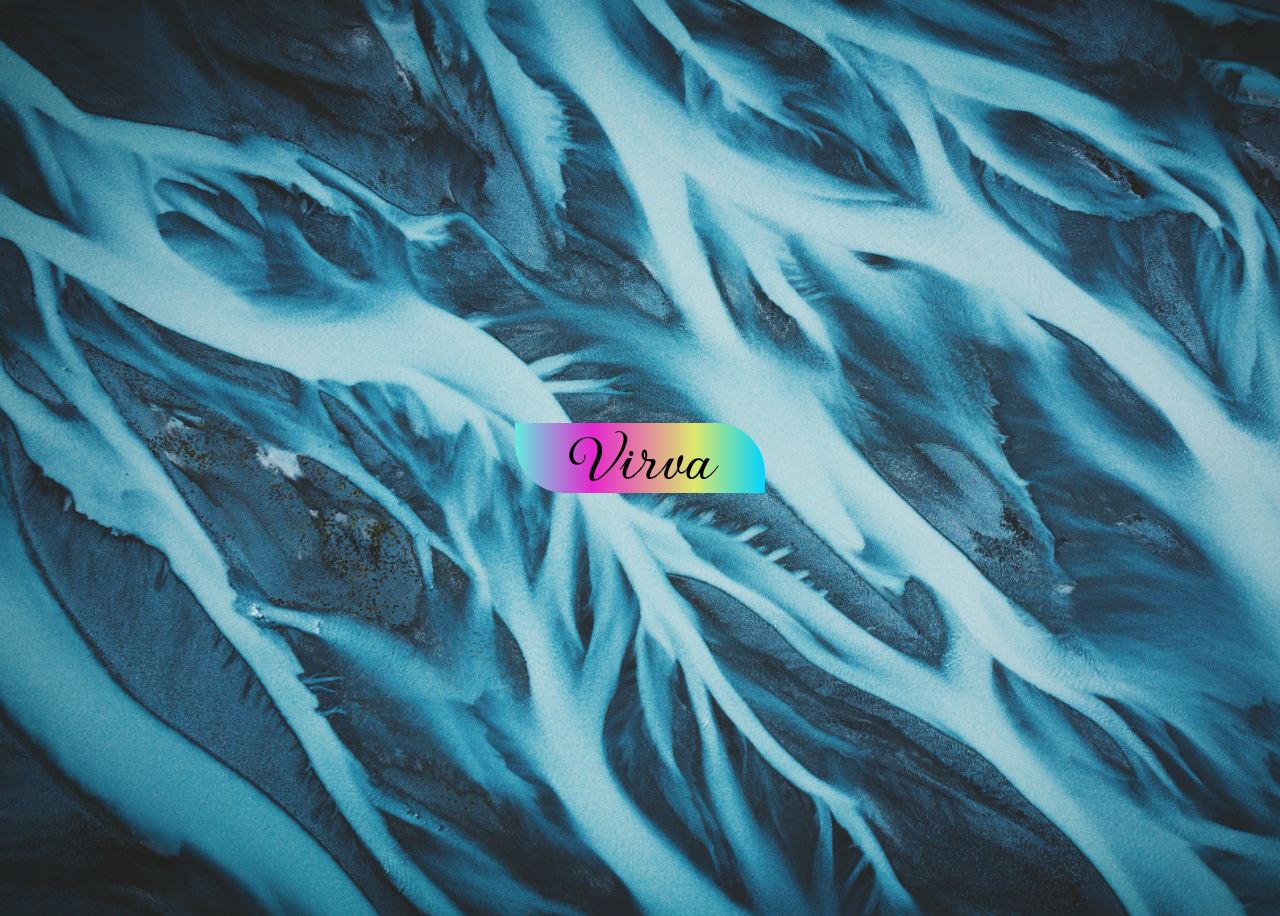
<file: index.html>
<!DOCTYPE html>
<html lang="en">
<head>
    <link rel="stylesheet" href="index.css">
    <meta charset="UTF-8">
    <meta http-equiv="X-UA-Compatible" content="IE=edge">
    <meta name="viewport" content="width=device-width, initial-scale=1.0">
    <link rel="preconnect" href="https://fonts.googleapis.com">
<link rel="preconnect" href="https://fonts.gstatic.com" crossorigin>
<link href="https://fonts.googleapis.com/css2?family=Gwendolyn:wght@700&display=swap" rel="stylesheet">
<link rel="shortcut icon" href="photo/virva.png">
    <title>index</title>
</head>
<body>
    <a href="home.html">Virva</a>
</body>
</html>
</file>
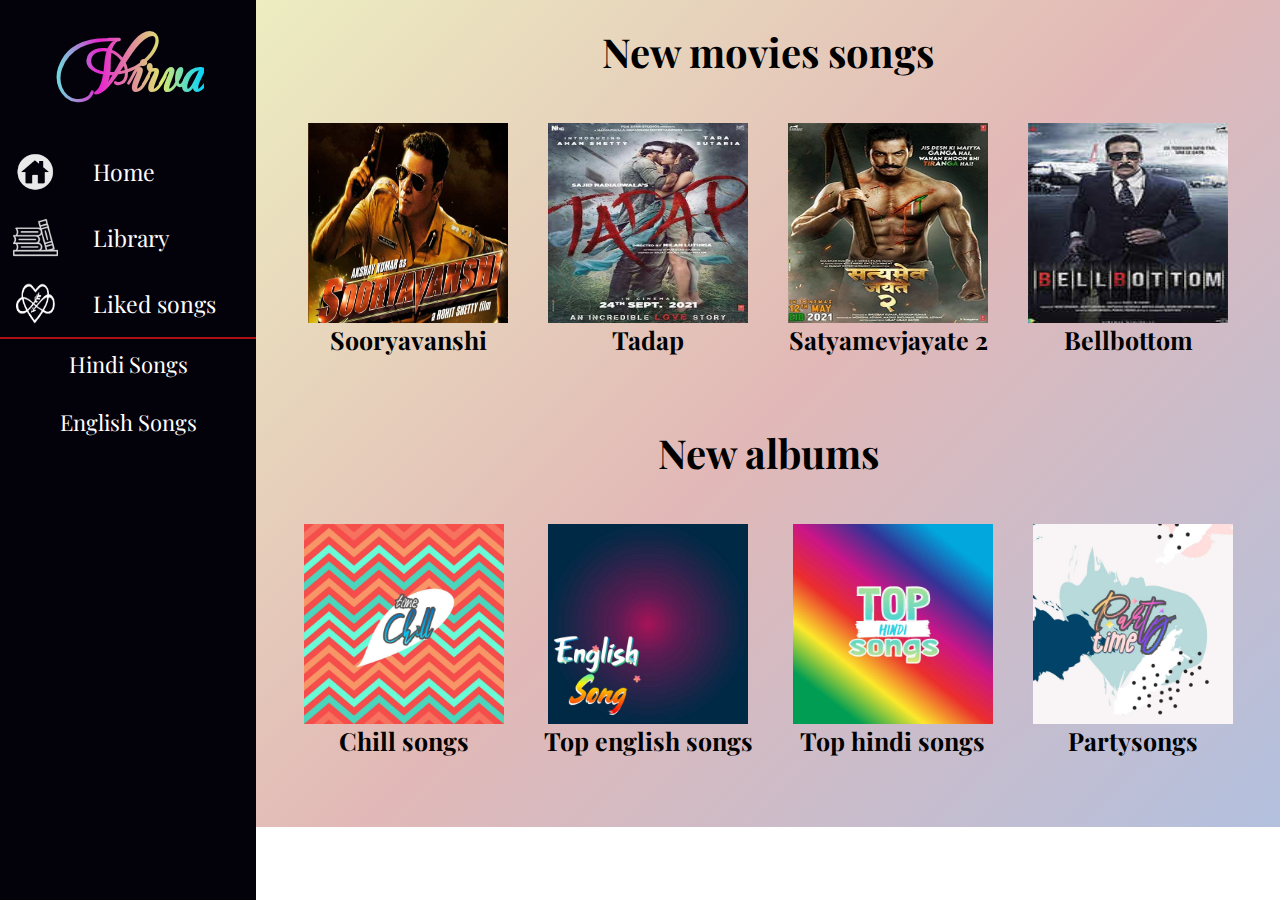
<file: home.html>
<!DOCTYPE html>
<html lang="en">

<head>
    <meta charset="UTF-8">
    <meta http-equiv="X-UA-Compatible" content="IE=edge">
    <meta name="viewport" content="width=device-width, initial-scale=1.0">
    <link rel="preconnect" href="https://fonts.googleapis.com">
    <link rel="preconnect" href="https://fonts.gstatic.com" crossorigin>
    <link href="https://fonts.googleapis.com/css2?family=Bebas+Neue&display=swap" rel="stylesheet">
    <link rel="preconnect" href="https://fonts.googleapis.com">
    <link rel="preconnect" href="https://fonts.gstatic.com" crossorigin>
    <link href="https://fonts.googleapis.com/css2?family=Bebas+Neue&family=Pacifico&display=swap" rel="stylesheet">

    <link rel="preconnect" href="https://fonts.googleapis.com">
    <link rel="preconnect" href="https://fonts.gstatic.com" crossorigin>
    <link
        href="https://fonts.googleapis.com/css2?family=Barlow+Condensed&family=Fuzzy+Bubbles&family=Lobster&family=Roboto+Mono:ital,wght@1,300&family=Teko:wght@300&display=swap"
        rel="stylesheet">

    <link rel="preconnect" href="https://fonts.googleapis.com">
    <link rel="preconnect" href="https://fonts.gstatic.com" crossorigin>
    <link
        href="https://fonts.googleapis.com/css2?family=Barlow+Condensed&family=Fuzzy+Bubbles&family=Lobster&family=Playfair+Display:ital@1&family=Roboto+Mono:ital,wght@1,300&family=Teko:wght@300&display=swap"
        rel="stylesheet">
        <link rel="preconnect" href="https://fonts.googleapis.com">
        <link rel="preconnect" href="https://fonts.gstatic.com" crossorigin>
        <link href="https://fonts.googleapis.com/css2?family=Gwendolyn:wght@700&family=Mea+Culpa&display=swap" rel="stylesheet">
        <link rel="shortcut icon" href="photo/virva.png">
        <meta name="viewport" content="width=device-width, initial-scale=1.0">
    <link rel="stylesheet" href="nav.css">
    <link rel="stylesheet" href="home.css">
    <title>home</title>
</head>

<body>
    <div class="main">
        <div class="navbar">
            <h1 class="logo"><a href="index.html">Virva</a></h1>
            <a href="home.html" class="htext">
                <img src="photo\home.png" alt="home logo" height="45px" width="45px" class="navlogo"></img><span
                    class="navname">Home</span></a>
            <a href="Library.html" class="htext"><img src="photo\library.png" alt="Library logo" height="45px"
                    width="45px" class="navlogo"></img><span class="navname"> Library</span></a>
            <a href="liked.html" class="htext"><img src="photo\loved song.png" alt="Like logo" height="45px" width="45px"
                    class="navlogo"></img><span class="navname">Liked songs</span></a>
            <hr class="line" />
            <span class="exname"><a href="tophindisong.html">Hindi Songs</a></span><br />
            <span class="exname1"><a href="topengsong.html">English Songs</a></span>
        </div>
        <div class="main1">
            <h2 class="heading">New movies songs</h2>
            <div class="main2">
                <div class="imp">
                    <a href="sooryavanshi.html">
                        <img src="photo/sv.png" alt="" class="image">
                        <span class="pname">Sooryavanshi</span>
                    </a>
                </div>
                <div class="imp">
                    <a href="tadap.html">
                        <img src="photo/tadap.webp" alt="" class="image">
                        <span class="pname">Tadap</span>
                    </a>
                </div>
                <div class="imp">
                    <a href="satyamevjayate.html">
                        <img src="photo/Satyamev jayate2.jpg" alt="" class="image">
                        <span class="pname">Satyamevjayate 2</span>
                    </a>
                </div>
                <div class="imp">
                    <a href="bellbottom.html">
                        <img src="photo/bellbottom.jpg" alt="" class="image">
                        <span class="pname">Bellbottom</span>
                    </a>
                </div>
            </div>
            <h2 class="heading">New albums</h2>
            <div class="main2">
                <div class="imp">
                    <a href="chillsong.html">
                        <img src="photo/Chill Songs.jpg" alt="" class="image">
                        <span class="pname">Chill songs</span>
                    </a>
                </div>
                <div class="imp">
                    <a href="topengsong.html">
                        <img src="photo/Top English Songs.jpg" alt="" class="image">
                        <span class="pname">Top english songs</span>
                    </a>
                </div>
                <div class="imp">
                    <a href="tophindisong.html">
                        <img src="photo/Top Hindi Songs.jpg" alt="" class="image">
                        <span class="pname">Top hindi songs</span>
                    </a>
                </div>
                <div class="imp">
                    <a href="partysong.html">
                        <img src="photo/Party Songs.jpg" alt="" class="image">
                        <span class="pname">Partysongs</span>
                    </a>
                </div>
            </div>
        </div>
    </div>
</body>

</html>
</file>
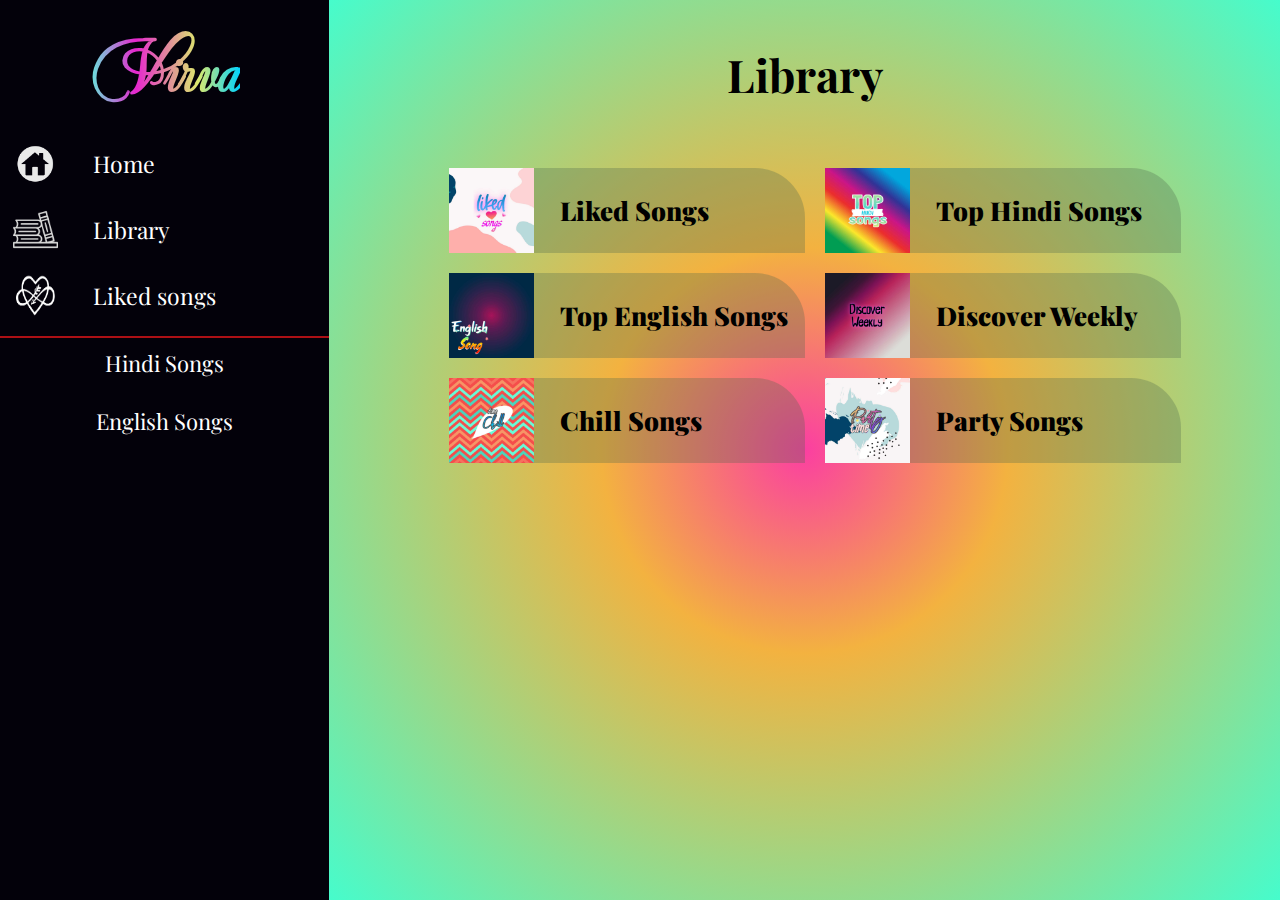
<file: Library.html>
<html>

<head>
	<link rel="preconnect" href="https://fonts.googleapis.com">
	<link rel="preconnect" href="https://fonts.gstatic.com" crossorigin>
	<link href="https://fonts.googleapis.com/css2?family=Bebas+Neue&display=swap" rel="stylesheet">
	<link rel="preconnect" href="https://fonts.googleapis.com">
	<link rel="preconnect" href="https://fonts.gstatic.com" crossorigin>
	<link href="https://fonts.googleapis.com/css2?family=Bebas+Neue&family=Pacifico&display=swap" rel="stylesheet">

	<link rel="preconnect" href="https://fonts.googleapis.com">
	<link rel="preconnect" href="https://fonts.gstatic.com" crossorigin>
	<link
		href="https://fonts.googleapis.com/css2?family=Barlow+Condensed&family=Fuzzy+Bubbles&family=Lobster&family=Roboto+Mono:ital,wght@1,300&family=Teko:wght@300&display=swap"
		rel="stylesheet">

	<link rel="preconnect" href="https://fonts.googleapis.com">
	<link rel="preconnect" href="https://fonts.gstatic.com" crossorigin>
	<link
		href="https://fonts.googleapis.com/css2?family=Barlow+Condensed&family=Fuzzy+Bubbles&family=Lobster&family=Playfair+Display:ital@1&family=Roboto+Mono:ital,wght@1,300&family=Teko:wght@300&display=swap"
		rel="stylesheet">
		<link rel="preconnect" href="https://fonts.googleapis.com">
		<link rel="preconnect" href="https://fonts.gstatic.com" crossorigin>
		<link href="https://fonts.googleapis.com/css2?family=Gwendolyn:wght@700&family=Mea+Culpa&display=swap" rel="stylesheet">
		<link rel="shortcut icon" href="photo/virva.png">
		<meta name="viewport" content="width=device-width, initial-scale=1.0">
	<title>library</title>

	<link rel="stylesheet" href="style.css">
	<link rel="stylesheet" media="(min-width: 320px) and (max-width: 721px)" href="no.css">
</head>

<body>
	<div class="main">
		<div class="navbar">
			<h1 class="logo"><a href="index.html">Virva</a></h1>
			<a href="home.html" class="htext">
				<img src="photo\home.png" alt="home logo" height="45px" width="45px" class="navlogo"></img><span
					class="navname">Home</span></a>
			<a href="Library.html" class="htext"><img src="photo\library.png" alt="Library logo" height="45px"
					width="45px" class="navlogo"></img><span class="navname"> Library</span></a>
			<a href="liked.html" class="htext"><img src="photo\loved song.png" alt="Like logo" height="45px" width="45px"
					class="navlogo"></img><span class="navname">Liked songs</span></a>
			<hr class="line" />
			<span class="exname"><a href="tophindisong.html">Hindi Songs</a></span><br />
			<span class="exname1"><a href="topengsong.html">English Songs</a></span>
		</div>
		<div class="main1">
			<div class="op">
				<h2 class="head2">Library</h2>
				<div class="suggestion">
					<div class="suglist"><a href="liked.html"><img src="photo/Liked Songs.jpg" class="sgimg"></img><span>Liked
								Songs</span></a></div>
					<div class="suglist"><a href="tophindisong.html"><img src="photo/Top Hindi Songs.jpg" class="sgimg"></img><span>Top
								Hindi Songs</span></a></div>
					<div class="suglist"><a href="topengsong.html"><img src="photo/Top English Songs.jpg" class="sgimg"></img><span>Top
								English Songs</span></a></div>
					<div class="suglist"><a href="discoverweekly.html"><img src="photo/Discover Weekly.jpg"
								class="sgimg"></img><span>Discover Weekly</span></a></div>
					<div class="suglist"><a href="chillsong.html"><img src="photo/Chill Songs.jpg" class="sgimg"></img><span>Chill
								Songs</span></a></div>
					<div class="suglist"><a href="partysong.html"><img src="photo/Party Songs.jpg" class="sgimg"></img><span>Party
								Songs</span></a></div>
				</div>
			</div>
		</div>
	</div>
</body>

</html>
</file>
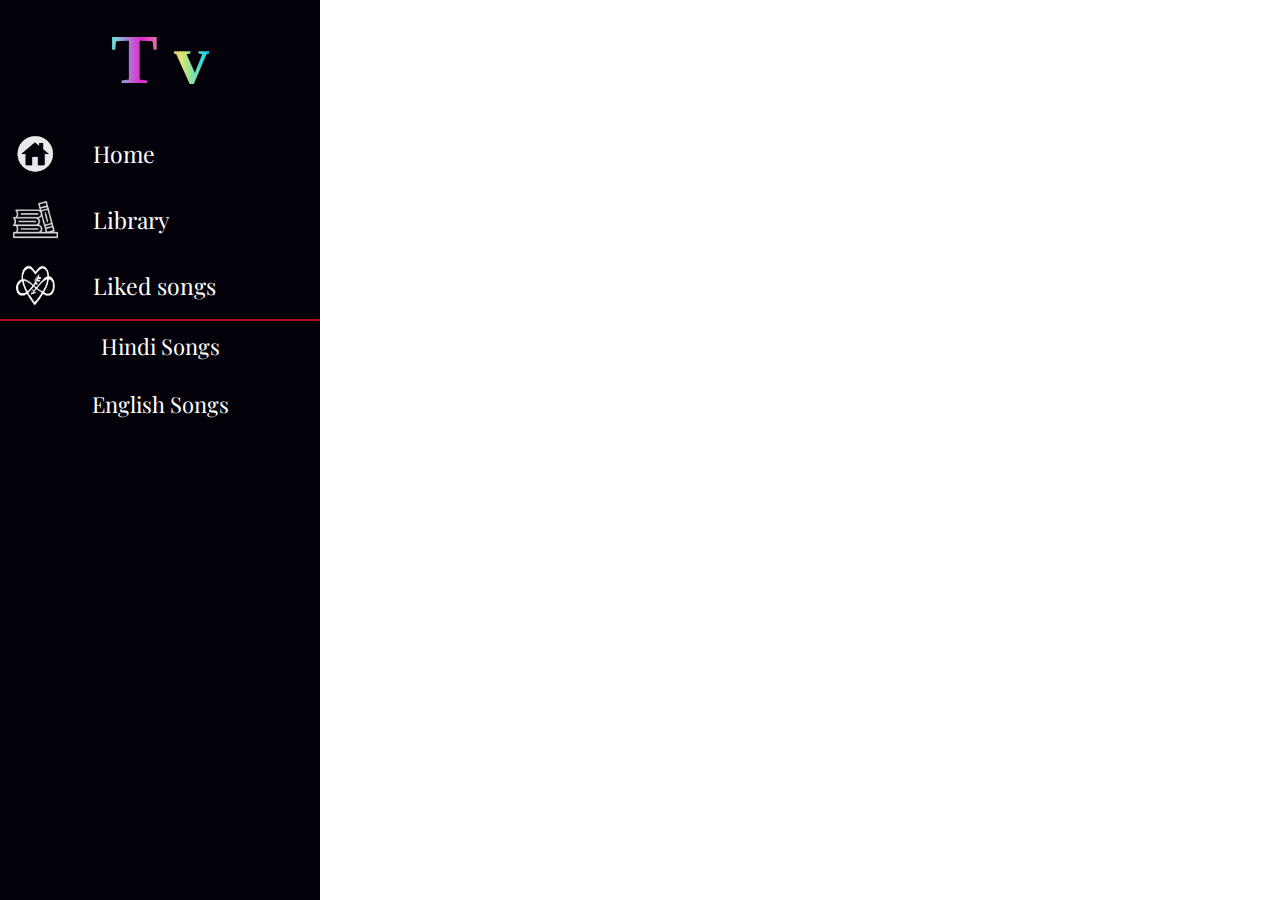
<file: nav.html>
<!DOCTYPE html>
<html lang="en">

<head>
    <meta charset="UTF-8">
    <meta http-equiv="X-UA-Compatible" content="IE=edge">
    <meta name="viewport" content="width=device-width, initial-scale=1.0">
    <link rel="preconnect" href="https://fonts.googleapis.com">
    <link rel="preconnect" href="https://fonts.gstatic.com" crossorigin>
    <link href="https://fonts.googleapis.com/css2?family=Bebas+Neue&display=swap" rel="stylesheet">
    <link rel="preconnect" href="https://fonts.googleapis.com">
    <link rel="preconnect" href="https://fonts.gstatic.com" crossorigin>
    <link href="https://fonts.googleapis.com/css2?family=Bebas+Neue&family=Pacifico&display=swap" rel="stylesheet">

    <link rel="preconnect" href="https://fonts.googleapis.com">
    <link rel="preconnect" href="https://fonts.gstatic.com" crossorigin>
    <link
        href="https://fonts.googleapis.com/css2?family=Barlow+Condensed&family=Fuzzy+Bubbles&family=Lobster&family=Roboto+Mono:ital,wght@1,300&family=Teko:wght@300&display=swap"
        rel="stylesheet">

    <link rel="preconnect" href="https://fonts.googleapis.com">
    <link rel="preconnect" href="https://fonts.gstatic.com" crossorigin>
    <link
        href="https://fonts.googleapis.com/css2?family=Barlow+Condensed&family=Fuzzy+Bubbles&family=Lobster&family=Playfair+Display:ital@1&family=Roboto+Mono:ital,wght@1,300&family=Teko:wght@300&display=swap"
        rel="stylesheet">
    <link rel="stylesheet" href="nav.css">
    <title>Document</title>
</head>

<body>
    <div class="main">
        <div class="navbar">
            <h1 class="logo"><a href="">T v</a></h1>
            <a href="index.html" class="htext">
                <img src="photo\home.png" alt="home logo" height="45px" width="45px" class="navlogo"></img><span
                    class="navname">Home</span></a>
            <a href="Library.html" class="htext"><img src="photo\library.png" alt="Library logo" height="45px"
                    width="45px" class="navlogo"></img><span class="navname"> Library</span></a>
            <a href="" class="htext"><img src="photo\loved song.png" alt="Like logo" height="45px" width="45px"
                    class="navlogo"></img><span class="navname">Liked songs</span></a>
            <hr class="line" />
            <span class="exname"><a href="">Hindi Songs</a></span><br />
            <span class="exname1"><a href="">English Songs</a></span>
        </div>
</body>
</html>
</file>
<file: index.css>
body{
    /* width:100%; */
    height:100vh;
    display: flex;
    justify-content: center;
    align-items: center;
    position: relative;
    background: url("photo/bg1.jpg");
    background-repeat: no-repeat;
    background-size: cover;
}
a{
    width:250px;
    height:70px;
    line-height: 70px;
    background-image: linear-gradient(-45deg ,rgb(248, 240, 124),rgb(255, 124, 146),#493df3);
    text-decoration: none;
    font-size: 70px;
    text-align: center;
    border-radius: 0px 50px 0px 50px ;
    transition:all ease 1s;
    font-weight: 900;
    background-size: 300% 300% ;
    background-position:0 0 ;
    color: #000000;
    font-weight: bolder;
    font-family: 'Gwendolyn';
    background: linear-gradient(90deg, rgba(99,236,221,1) 0%, rgba(230,38,206,1) 31%, rgba(220,233,109,1) 72%, rgba(0,212,255,1) 100%);
	background-color: #f3ec78;
    background-size: 100%;
    /* -webkit-background-clip: text;
    -moz-background-clip: text;
    -webkit-text-fill-color: transparent; 
    -moz-text-fill-color: transparent; */
}
a:hover{
    border-radius: 50px 0px 50px 0px;
    background-position: 100% 46%;
}
</file>
<file: nav.css>
*{
	margin:0;
	padding:0;
}
.main{
	
}
.navbar{
    display: flex;
    height: 100vh;
    width: 25%;
    flex-direction: column;
	background-color:#03010a;
	position: sticky;
	top: 0;
}
.logo{
	text-align:center;
	font-family: 'Mea Culpa', cursive;
	cursor:hand;
	margin-top:20px;
	margin-bottom:20px;
}
.logo a{
	text-decoration:none;
	font-size:70px;
	transition-property: font-size;
  	transition-duration: 1s;
	/* color:white; */
	background: linear-gradient(90deg, rgba(99,236,221,1) 0%, rgba(230,38,206,1) 31%, rgba(220,233,109,1) 72%, rgba(0,212,255,1) 100%);
	background-color: #f3ec78;
    background-size: 100%;
    -webkit-background-clip: text;
    -moz-background-clip: text;
    -webkit-text-fill-color: transparent; 
    -moz-text-fill-color: transparent;
}
.logo a:hover{
	color:#43a7e6,#ff5e5e;
	font-size:75px;	
}
.htext{
	text-decoration:none;
	font-family:Playfair Display;
	margin:7.7px 10px;
	padding: 3px 3px;
	font-size:23px;
	border-radius:5px;
	display:flex;
	align-items:center;
	color:white;
}
.htext:hover{
	background-color:#202f66;
}
.navname{
	padding-left:35px;
}
.line{
	border:1px solid #ad1015;
}
.exname a{
	font-family:Playfair Display;
	font-size:22px;
	display:block;
	text-align:center;
	padding-top:10px;
	cursor:hand;
	text-decoration:none;
	color:white;
}
.exname1 a{
	font-family:Playfair Display;
	font-size:22px;
	display:block;
	text-align:center;
	padding-top:10px;
	cursor:hand;
	text-decoration:none;
	color:white;
}
.exname a:hover{
	color:#eded4c;
	font-size:25px;
}
.exname1 a:hover{
	color:#ed4cbf;
	font-size:25px;
}
</file>
<file: home.css>
.image{
    height:200px;
    width:200px;
}
.main{
    display:flex;
}
.main2
{
    display: flex;
    justify-content: center;
    margin-bottom:50px ;
}
.main1{
    height:100%;
    width:100%;
    background-image: linear-gradient(-45deg ,#3e61ad65,#be625f73 ,#cfd15e63) ;
}
.imp a{
    display: flex;
    flex-direction: column;
    /* justify-content: center; */
    align-items: center;
   padding: 20px;
    text-decoration: none;
    color: black;
}
.imp a:hover{
    background-image: linear-gradient(-45deg ,#3e61ad65,#be625f73 ,#cfd15e63) ;
}
.heading{
    text-align: center;
    font-size: 40px;
    font-weight: bolder;
    margin-bottom: 25px;
    margin-top: 25px;
    font-family:playfair display ;
}
.pname{
    font-size: 25px;
    font-weight: bolder;
    font-family: playfair display;
    text-decoration: none;
}
@media (min-width: 740px) and (max-width: 1167px) {
    .main2{
        flex-wrap: wrap;
    }
}
@media (min-width: 280px) and (max-width: 739px) {
    .main2{
        flex-wrap: wrap;
    }
    .main1{
        width:100%;
    }
    .main{
        flex-direction: column;
    }
    .navbar{
        position: static;
        width:100%;
    }
}
</file>
<file: style.css>
*{
	margin:0;
	padding:0;
}
.main{
	display: flex;
	height:auto;
	/* width: 100%; */
}
.navbar{
	background-color:#03010a;
	width:61%;
	height: 100vh;
	position: sticky;
	top: 0%;
}
.logo{
	text-align:center;
	font-family: 'Mea Culpa', cursive;
	cursor:hand;
	
	margin-top:20px;
	margin-bottom:20px;
}
.logo a{
	text-decoration:none;
	font-size:35px;
	transition-property: font-size;
  	transition-duration: 1s;
	  font-size:70px;
	color:rgb(255, 255, 255);
	background: linear-gradient(90deg, rgba(99,236,221,1) 0%, rgba(230,38,206,1) 31%, rgba(220,233,109,1) 72%, rgba(0,212,255,1) 100%);
	background-color: #f3ec78;
    background-size: 100%;
    -webkit-background-clip: text;
    -moz-background-clip: text;
    -webkit-text-fill-color: transparent; 
    -moz-text-fill-color: transparent;
}
.logo a:hover{
	color:#43a7e6;
	font-size:75px;	
}
.htext{
	text-decoration:none;
	font-family:Playfair Display;
	margin:15px 10px;
	padding: 3px 3px;
	font-size:23px;
	color:rgb(255, 255, 255);
	border-radius:5px;
	display:flex;
	align-items:center;
}
.htext:hover{
	background-color:#202f66;
}
.navname{
	padding-left:35px;
}
.line{
	border:1px solid #ad1015;
}
.exname a{
	font-family:Playfair Display;
	font-size:22px;
	display:block;
	text-align:center;
	color:rgb(255, 255, 255);
	padding-top:10px;
	cursor:hand;
	text-decoration:none;
}
.exname1 a{
	font-family:Playfair Display;
	font-size:22px;
	display:block;
	text-align:center;
	color:rgb(255, 255, 255);
	padding-top:10px;
	cursor:hand;
	text-decoration:none;
}
.exname a:hover{
	color:#eded4c;
	font-size:25px;
}
.exname1 a:hover{
	color:#ed4cbf;
	font-size:25px;
}
.main1{
    /* background: radial-gradient(circle, rgb(56, 104, 133) 0%, rgb(233, 217, 148) 100%); */
	background: radial-gradient(circle, rgba(251,63,161,1) 0%, rgba(243,178,64,1) 31%, rgba(70,252,204,1) 100%);
}
.head2{
	font-family:'Playfair Display';
	font-size:45px;
	padding: 44px 85px;
}
.suggestion{
	font-family:Playfair Display;
	font-size:26px;
	display: flex;
	flex-wrap: wrap;
	flex-direction: row;
}
.suggestion a{
	text-decoration: none;
}
.suglist a{
	display: flex;
	align-items: center;
	font-weight: 900;
	width: 356px;
	border-radius:0px 50px 0px 50px;
	margin-left:20px;
	margin-top:20px;
	color:rgb(0, 0, 0);
	background-color: rgba(76, 102, 76, 0.3);
	transition:2s;
}
.suglist a:hover{
	background:rgba(71, 94, 156, 0.459);
	transition:2s;
	border-radius:50px 0px 50px 0px;
}
.suglist a span{
	margin-left:26px;
}
.sgimg{
	height:85px;
	width:85px;
}
@media (min-width: 280px) and (max-width: 425px) {
	.navbar{
		width: 100%;
		position: static;
		height: 450px;
	}
	.suglist a{
		width:280px;
	}
	.main{
		display: flex;
		height:auto;
		width: 100%;
		flex-direction: column;
	}
	.navbar{
		width: 100%;
		position: static;
	}
	.suglist a{
		width:280px;
	}
	/* @media (min-width: 200px) and (max-width: 720px) */
}
@media (min-width: 426px) and (max-width: 719px) {
	.main{
		display: flex;
		height:auto;
		width: 100%;
		flex-direction: column;
	}
	.navbar{
		width: 100%;
		position: static;
	}
	.suglist a{
		width:280px;
	}
	/* @media (min-width: 200px) and (max-width: 720px) */
}
@media (min-width: 720px) and (max-width: 1440px) {
	.suggestion{
		justify-content: center;
	}
	.head2{
		text-align: center;
	}
}
</file>
<file: no.css>
@media (min-width: 320px) and (max-width: 721px) {
	.main{
		flex-direction: column;
	}
	.suggestion{
		justify-content: center;
	}
	.head2{
		text-align: center;
	}
	.main1{
		background-image: linear-gradient(to top,#70ff6b 70%,#ca4220);
	}
}
</file>
